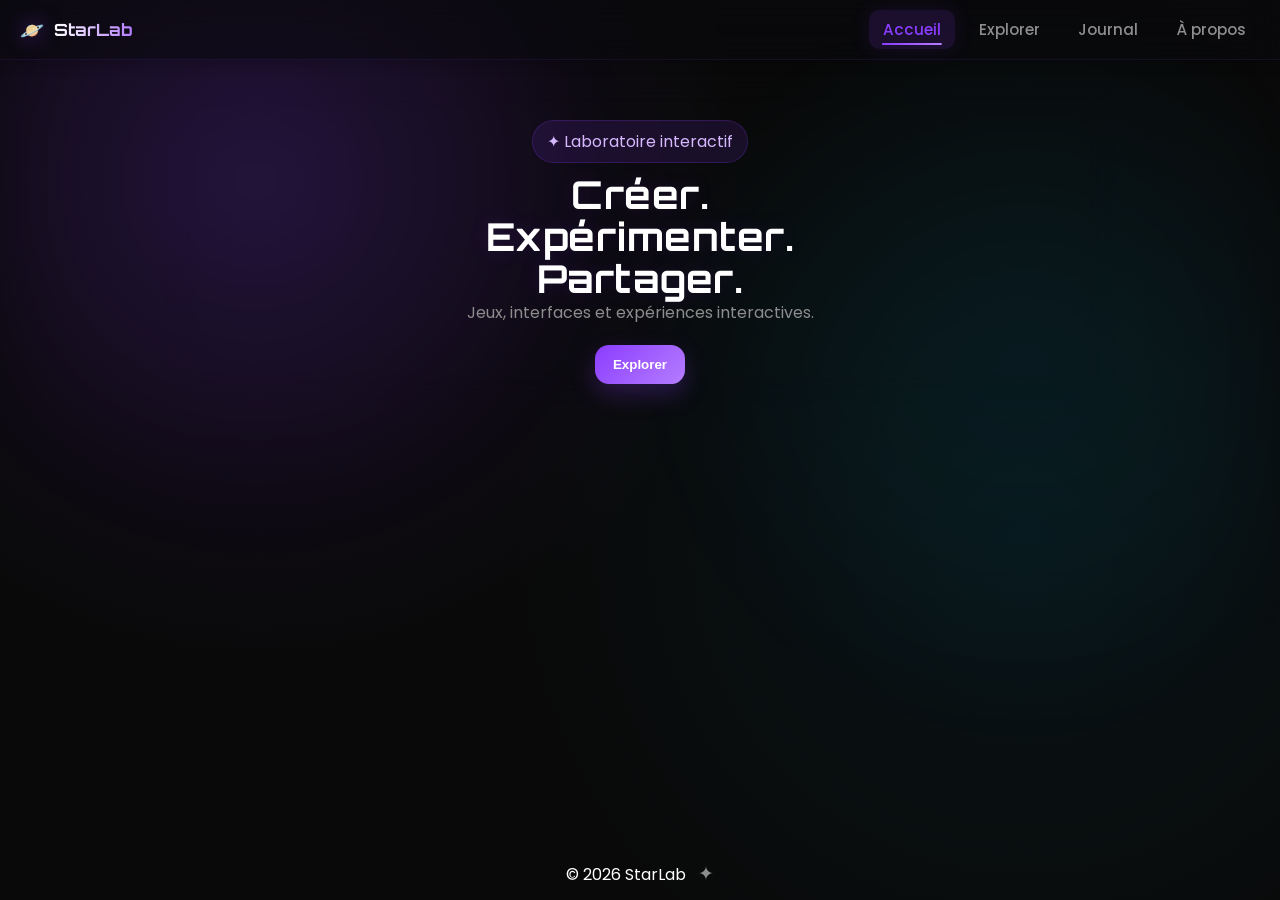
<file: index.html>
<!DOCTYPE html>
<html lang="fr">
	<head>
	  <meta charset="UTF-8">
	  <meta name="viewport" content="width=device-width, initial-scale=1.0">
	  <title>StarLab</title>
	  <link rel="preconnect" href="https://fonts.googleapis.com">
	  <link rel="preconnect" href="https://fonts.gstatic.com" crossorigin>
	  <link href="https://fonts.googleapis.com/css2?family=Orbitron:wght@400;700&family=Poppins:wght@300;400;500;600;700&display=swap" rel="stylesheet">
	  <link rel="stylesheet" href="css/common.css">
	  <link rel="stylesheet" href="css/index.css">
	</head>
	<body>
		<div class="bg-glow"></div>
		<header class="nav">
			<a class="nav-brand" href="index.html">
				<span class="brand-icon">🪐</span>
				<span class="brand-text">StarLab</span>
			</a>
			<button class="hamburger" aria-label="Menu">☰</button>
			<nav class="nav-links">
				<button class="nav-item active" data-section="home">Accueil</button>
				<button class="nav-item" data-section="explorer">Explorer</button>
				<button class="nav-item" data-section="journal">Journal</button>
				<button class="nav-item" data-section="about">À propos</button>
			</nav>
		</header>
		<main class="layout">
			<div class="content">
				<section id="home" class="section active">
					<div class="hero">
						<span class="hero-badge">✦ Laboratoire interactif</span>
						<h1>Créer.<br>Expérimenter.<br>Partager.</h1>
						<p>Jeux, interfaces et expériences interactives.</p>
						<button class="primary" data-section="explorer">Explorer</button>
					</div>
				</section>
				<section id="explorer" class="section">
					<h2>Explorer le laboratoire</h2>
					<p>Tous les projets interactifs de StarLab. Jeux, outils et prototypes expérimentaux.</p>
					<div class="grid">
						<a class="card" href="jeux/pendu.html">
							<span class="icon">🎮</span>
							<h3>Pendu</h3>
							<p>Devine le mot avant d’être pendu.</p>
						</a>
						<a class="card work-card" href="jeux/tables.html">
							<span class="icon">🔢</span>
							<h3>Tables</h3>
							<p>Entraîne-toi aux tables de multiplication.</p>
						</a>
						<a class="card work-card" href="jeux/drapeaux.html">
							<span class="icon">🌍</span>
							<h3>Drapeaux</h3>
							<p>Reconnais les pays grâce à leurs drapeaux.</p>
						</a>
						<a class="card work-card" href="jeux/morpion.html">
							<span class="icon">⭕❌</span>
							<div class="work-badge">BETA</div>
							<h3>Morpion</h3>
							<p>Affronte tes amis.</p>
						</a>
						<a class="card work-card" href="jeux/bai.html">
							<span class="icon">⭕❌</span>
							<div class="work-badge">Brouillon</div>
							<h3>Boite à idée</h3>
							<p>Concept de futurs jeux</p>
						</a>
					</div>
				</section>
				<section id="journal" class="section">
					<div class="journal-header">
						<span class="journal-tag">✦ DevLog StarLab</span>
						<h2>Journal de développement</h2>
						<p>Suivi des évolutions du laboratoire StarLab.</p>
					</div>
					<div class="timeline">
						<div class="timeline-item">
							<div class="timeline-card">
								<div class="timeline-top">
									<span class="version">v0.4</span>
									<div class="timeline-meta">
										<span>UI</span>
										<span>Design</span>
										<span>Glassmorphism</span>
									</div>
								</div>
								<h3>Refonte de l’interface</h3>
								<p>
									Nouvelle direction artistique : ambiance néon,
									glassmorphism et structure modulaire des sections.
								</p>
							</div>
						</div>
						<div class="timeline-item">
							<div class="timeline-dot"></div>
							<div class="timeline-card">
								<div class="timeline-top">
									<span class="version">v0.3</span>
									<div class="timeline-meta">
										<span>UX</span>
										<span>Design</span>
									</div>
								</div>
								<h3>Système d’exploration</h3>
								<p>
									Mise en place du système de navigation
									par sections dynamiques.
								</p>
							</div>
						</div>
						<div class="timeline-item">
							<div class="timeline-dot"></div>
							<div class="timeline-card">
								<div class="timeline-top">
									<span class="version">v0.2</span>
									<div class="timeline-meta">
										<span>UX</span>
										<span>Design</span>
									</div>
								</div>
								<h3>Premier prototype</h3>
								<p>
									Création des premiers jeux et tests
									d’interface utilisateur.
								</p>
							</div>
						</div>
					</div>
				</section>
				<section id="about" class="section">
					<div class="about-card">
						<div class="about-left">
							<div class="about-avatar">
								🧑‍🚀
							</div>
							<div class="about-badge">
								✦ Créateur de StarLab
							</div>
						</div>
						<div class="about-content">
							<h2>À propos de StarLab</h2>
							<p>
								StarLab est un laboratoire personnel de création numérique :
								jeux, interfaces et expériences interactives.
							</p>
							<p>
								Objectif : tester, apprendre et construire des projets
								concrets autour du web interactif et du game design.
							</p>
							<div class="support-block">
							  <p>
								Si StarLab vous plaît et que vous souhaitez soutenir son développement,
								vous pouvez
							  <a class="support-link"
								 href="https://paypal.me/cyril0726"
								 target="_blank"
								 rel="noopener noreferrer">
								☕ M'offrir un café
							  </a></p>
							</div>
							<div class="about-stats">
								<div class="stat">
									<h3>10+</h3>
									<span>Projets</span>
								</div>
								<div class="stat">
									<h3>4+</h3>
									<span>Jeux</span>
								</div>
								<div class="stat">
									<h3>∞</h3>
									<span>Expériences</span>
								</div>
							</div>
						</div>
					</div>
				</section>
			</div>
		</main>

		<footer class="footer">
		  © 2026 StarLab
		  <a class="footer-donate" href="https://paypal.me/cyril0726" target="_blank" rel="noopener noreferrer">
			✦
		  </a>
		</footer>
		<script src="js/index.js"></script>
	</body>
</html>
</file>
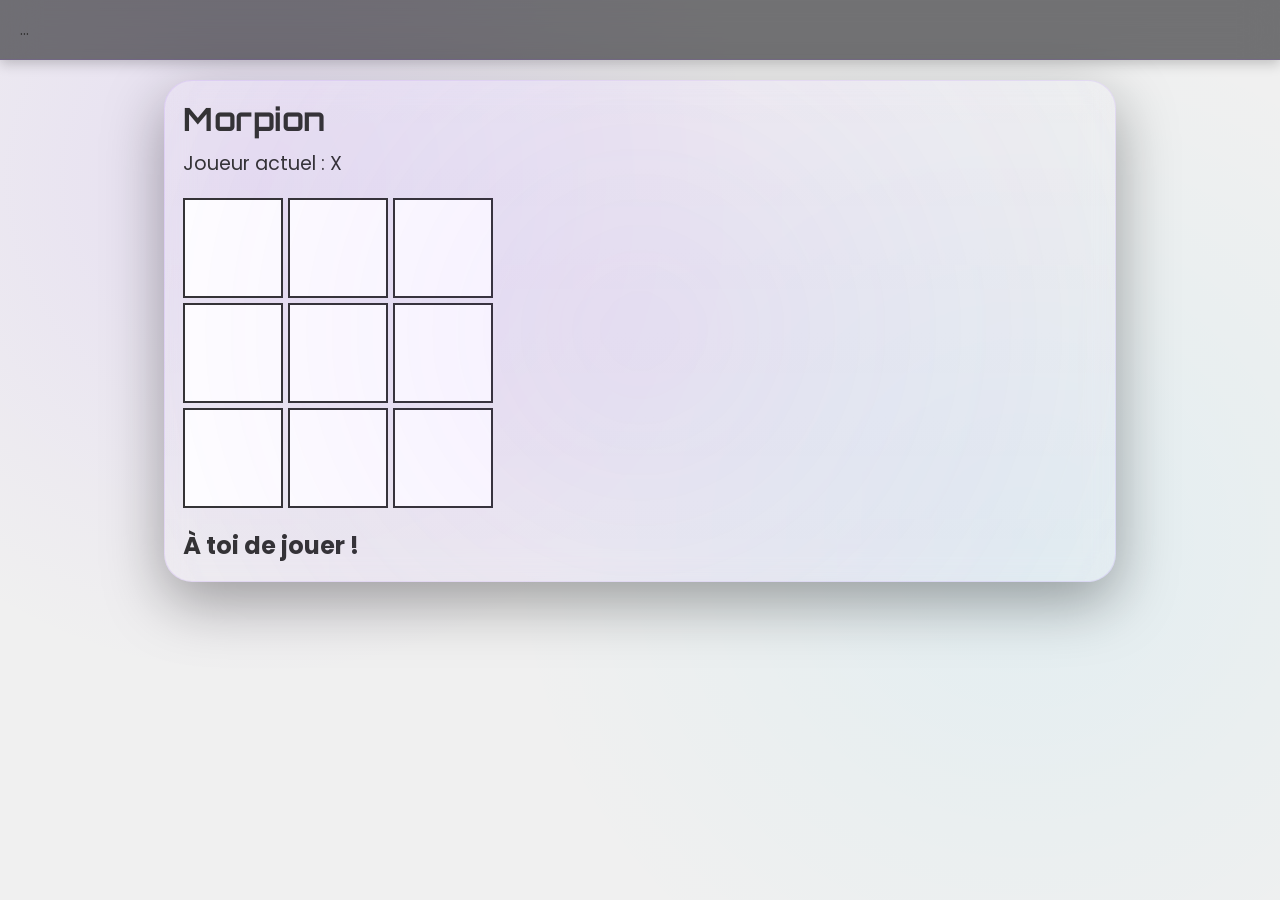
<file: jeux/morpion.html>
<!DOCTYPE html>
<html lang="fr">
	<head>
		<meta charset="UTF-8">
		<meta name="viewport" content="width=device-width, initial-scale=1.0">
		<title>Morpion - StarGame</title>
		<link rel="stylesheet" href="../css/common.css">
		<link rel="stylesheet" href="../css/morpion.css">
		<link href="https://fonts.googleapis.com/css2?family=Orbitron:wght@400;700&family=Poppins:wght=300;400;600&display=swap" rel="stylesheet">
	</head>
	<body>
		<header class="nav">...</header>

		<main class="layout">
			<div class="content">
				<div class="game-panel">
					<h1>Morpion</h1>
					<div class="game-info">Joueur actuel : <span id="current-player">X</span></div>
					<div class="board" id="board">
						<div class="cell" data-index="0"></div>
						<div class="cell" data-index="1"></div>
						<div class="cell" data-index="2"></div>
						<div class="cell" data-index="3"></div>
						<div class="cell" data-index="4"></div>
						<div class="cell" data-index="5"></div>
						<div class="cell" data-index="6"></div>
						<div class="cell" data-index="7"></div>
						<div class="cell" data-index="8"></div>
					</div>
					<div class="status" id="status">À toi de jouer !</div>
				</div>
			</div>
		</main>

		<script src="../js/morpion.js"></script>
	</body>
	</html>
</file>
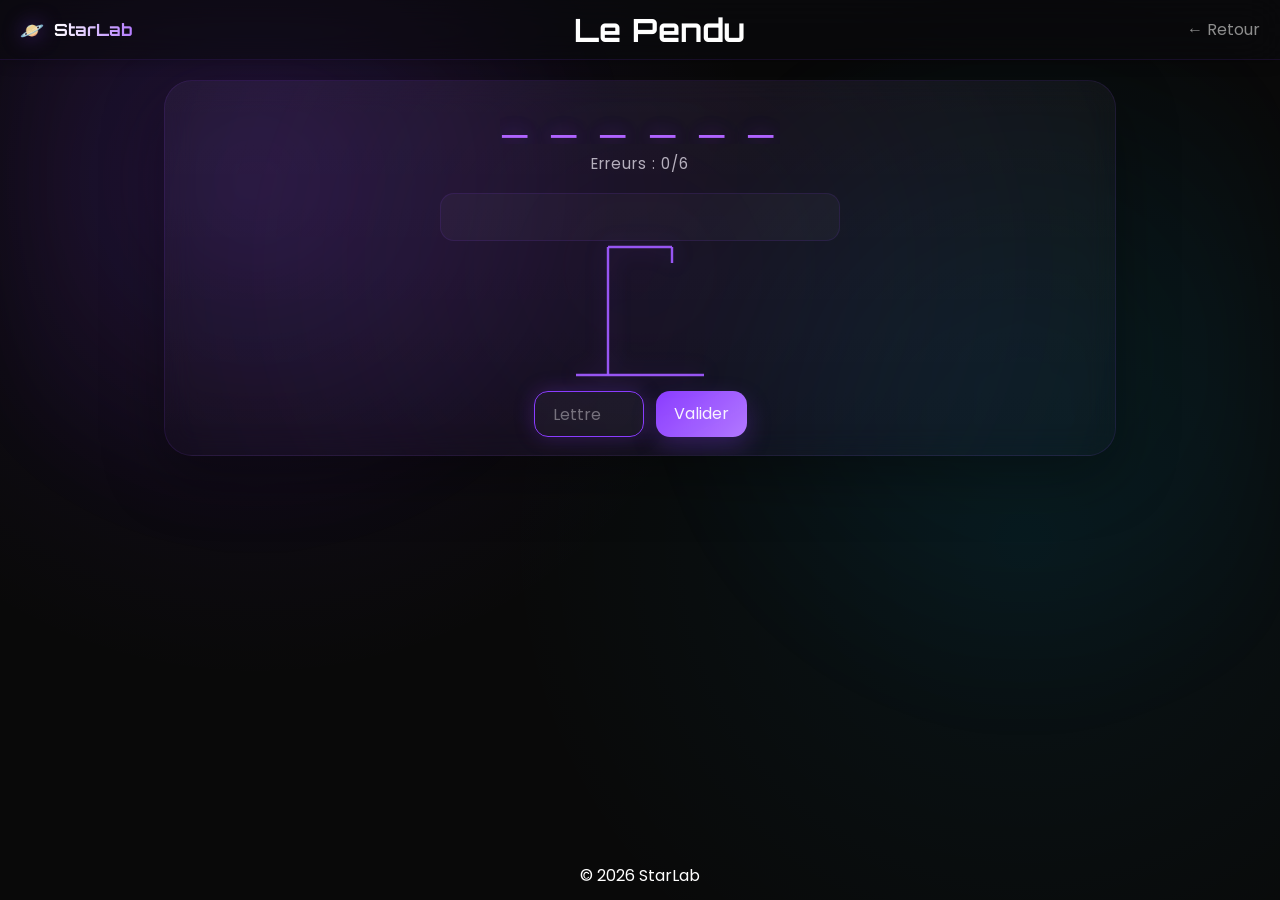
<file: jeux/pendu.html>
<!DOCTYPE html>
<html lang="fr">
	<head>
		<meta charset="UTF-8">
		<meta name="viewport" content="width=device-width, initial-scale=1.0">
		<title>Pendu - StarLab</title>
		<link rel="preconnect" href="https://fonts.googleapis.com">
		<link rel="preconnect" href="https://fonts.gstatic.com" crossorigin>
		<link href="https://fonts.googleapis.com/css2?family=Orbitron:wght@400;700&family=Poppins:wght@300;400;500;600;700&display=swap" rel="stylesheet">
		<link rel="stylesheet" href="../css/common.css">
		<link rel="stylesheet" href="../css/pendu.css">
	</head>

	<body>
		<div class="bg-glow"></div>
		<header class="nav nav--game">
			<a class="nav-brand" href="../index.html"><span class="brand-icon">🪐</span><span class="brand-text">StarLab</span>	</a>
			<h1 class="nav-title">Le Pendu</h1>
			<a class="back-btn" href="../index.html">← Retour</a>
		</header>
		<main class="layout">
			<div class="content">
				<div class="game-panel">
					<section class="game-shell">
						<div class="game-info">
							<div id="mot"></div>
							<div id="erreurs">Erreurs : 0/6</div>
							<div id="lettres-utilisees"></div>
						</div>
						<div class="hangman">
							<svg viewBox="0 0 200 200">
								<line x1="20" y1="180" x2="180" y2="180"/>
								<line x1="60" y1="180" x2="60" y2="20"/>
								<line x1="60" y1="20" x2="140" y2="20"/>
								<line x1="140" y1="20" x2="140" y2="40"/>
								<circle id="head" cx="140" cy="60" r="20"/>
								<line id="body" x1="140" y1="80" x2="140" y2="130"/>
								<line id="arm1" x1="140" y1="95" x2="120" y2="110"/>
								<line id="arm2" x1="140" y1="95" x2="160" y2="110"/>
								<line id="leg1" x1="140" y1="130" x2="120" y2="160"/>
								<line id="leg2" x1="140" y1="130" x2="160" y2="160"/>
							</svg>
						</div>
						<div class="input-section">
							<input id="lettre" maxlength="1" placeholder="Lettre">
							<button class="primary" id="valider-btn">Valider</button>
						</div>
					</section>
				</div>
			</div>
		</main>
		<footer class="footer">© 2026 StarLab</footer>
		<div id="toast"></div>
		<script src="../js/pendu.js"></script>
	</body>
</html>
</file>
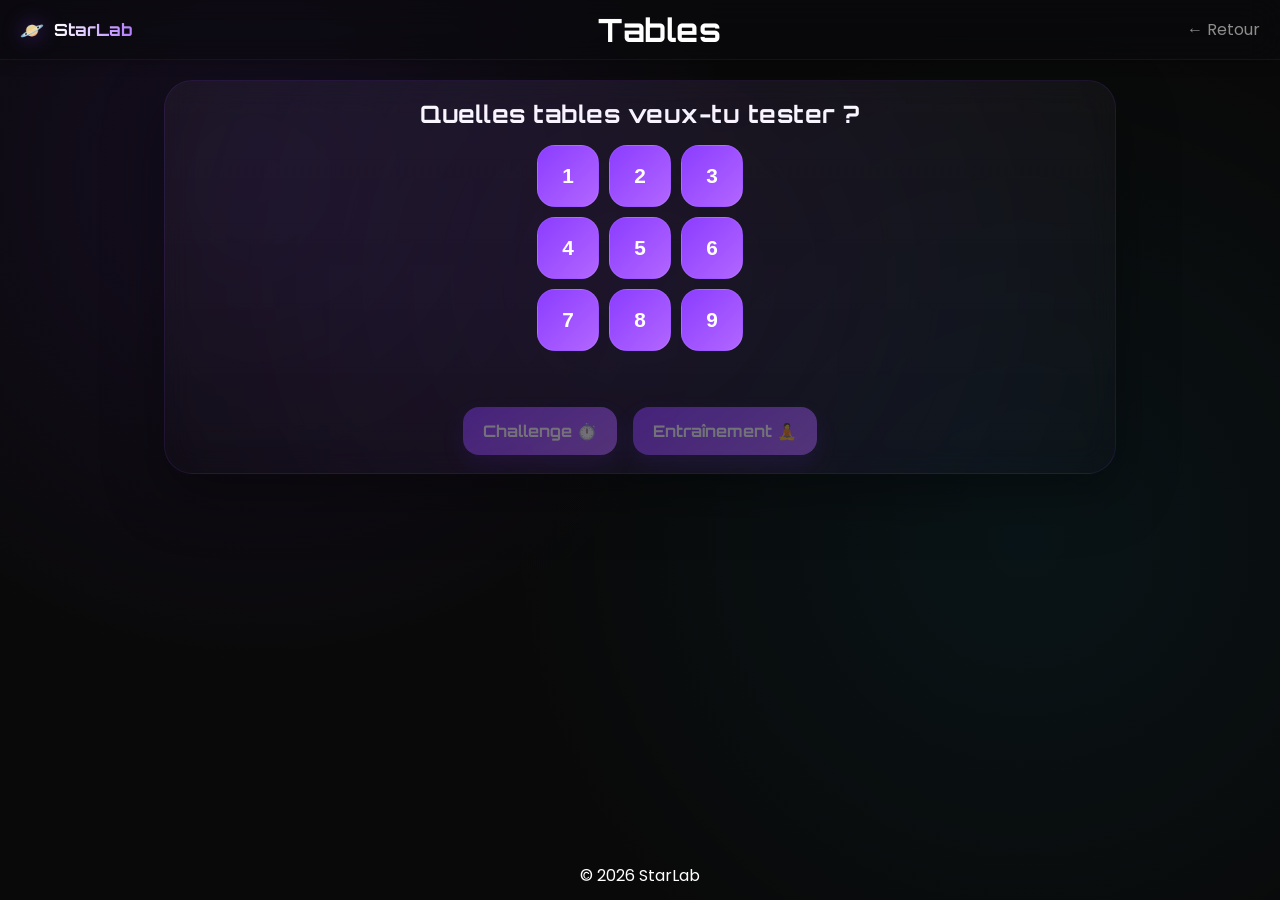
<file: jeux/tables.html>
<!DOCTYPE html>
<html lang="fr">
	<head>
		<meta charset="UTF-8">
		<meta name="viewport" content="width=device-width, initial-scale=1.0">
		<title>Tables - StarLab</title>

		<link rel="preconnect" href="https://fonts.googleapis.com">
		<link rel="preconnect" href="https://fonts.gstatic.com" crossorigin>
		<link href="https://fonts.googleapis.com/css2?family=Orbitron:wght@400;700&family=Poppins:wght@300;400;500;600;700&display=swap" rel="stylesheet">

		<link rel="stylesheet" href="../css/common.css">
		<link rel="stylesheet" href="../css/tables.css">
	</head>

	<body>
		<header class="nav nav--game">
			<a class="nav-brand" href="../index.html"><span class="brand-icon">🪐</span><span class="brand-text">StarLab</span>	</a>
			<h1 class="nav-title">Tables</h1>
			<a class="back-btn" href="../index.html">← Retour</a>
		</header>

		<main class="layout">
			<div class="content">
				<div class="game-panel">
					<section class="game-shell">
						<!-- MENU -->
						<section id="menu-screen" class="screen active">
							<h2>Quelles tables veux-tu tester ?</h2>
							<div class="tables-buttons">
								<button class="table-button" data-table="1">1</button>
								<button class="table-button" data-table="2">2</button>
								<button class="table-button" data-table="3">3</button>
								<button class="table-button" data-table="4">4</button>
								<button class="table-button" data-table="5">5</button>
								<button class="table-button" data-table="6">6</button>
								<button class="table-button" data-table="7">7</button>
								<button class="table-button" data-table="8">8</button>
								<button class="table-button" data-table="9">9</button>
							</div>
							<div class="mode-buttons">
								<button id="mode-chrono" class="btn primary">Challenge ⏱️</button>
								<button id="mode-zen" class="btn primary">Entraînement 🧘</button>
							</div>
						</section>
						<!-- GAME -->
						<section id="game-screen" class="screen">
							<div id="hud">
								<div id="score">Score : 0</div>
								<div id="errors">Erreurs : 0</div>
								<div id="progress">0/20</div>
								<div id="timer">⏱ 60</div>
							</div>
							<div id="tables-chosen">Tables sélectionnées : </div>
							<div id="question">?</div>
							<div class="answer-box">
								<input type="text" inputmode="numeric" id="answer" placeholder="Réponse">
								<button id="validate">Valider</button>
							</div>
						</section>
						<!-- END -->
						<section id="end-screen" class="screen">
							<h2>Partie terminée</h2>
							<div id="final-score"></div>
							<div id="progress-bar">
								<div id="progress-fill"></div>
							</div>
							<button id="restart" class="btn primary">Rejouer</button>
						</section>
					</section>
				</div>
			</div>
		</main>
		<footer class="footer">© 2026 StarLab</footer>
		<div id="toast"></div>
		<script src="../js/tables.js"></script>
	</body>
</html>
</file>
<file: css/index.css>
/****************
 HOMEPAGE
****************/
.hero {
    text-align: center;
    padding-top: clamp(20px, 5vh, 40px);   /* plus petit que avant */
    padding-bottom: clamp(10px, 3vh, 20px);
}

.hero h1{
	font-size: clamp(1.8rem, 3vw, 3rem);
	line-height:1.1;
	margin-top:10px;
	text-shadow: 0 0 20px rgba(139,61,255,0.15);
}

.hero-badge{
	display:inline-block;
	padding:8px 14px;
	border-radius:999px;
	background:rgba(139,61,255,0.12);
	border:1px solid rgba(139,61,255,0.2);
	color:#d7b8ff;
}

/****************
 EXPLORER
****************/
.card::before{
	content:"";
	position:absolute;
	inset:0;
	background:
	linear-gradient(
		120deg,
		transparent 20%,
		rgba(139,61,255,0.08),
		transparent 80%
	);
	transform:translateX(-120%);
	transition:transform .7s ease;
}

.card:hover::before{
	transform:translateX(120%);
}

.card{
	min-height:110px;
	display:flex;
	flex-direction:column;
	justify-content:center;
	text-decoration:none;
	color:inherit;
	position:relative;
	overflow:hidden;
	padding:18px;
	border-radius:18px;
	background:
	linear-gradient(
		145deg,
		rgba(255,255,255,0.04),
		rgba(255,255,255,0.01)
	);
	border:1px solid rgba(255,255,255,0.06);
	backdrop-filter:blur(10px);
	transition:
		transform .25s ease,
		box-shadow .25s ease,
		border-color .25s ease;
}

.card h3{
	margin-bottom:6px;
}

.card:hover{
	border-color:rgba(139,61,255,0.25);
	box-shadow:
		0 15px 35px rgba(0,0,0,0.35),
		0 0 25px rgba(139,61,255,0.12);
}

.card::after{
	content:"";
	position:absolute;
	inset:0;
	background:
	radial-gradient(
		circle at top left,
		rgba(139,61,255,0.12),
		transparent 40%
	);
	opacity:0;
	transition:opacity .3s ease;
	pointer-events:none;
}

.card:hover::after{
	opacity:1;
}

/* BADGE EN TRAVAUX */
.work-card{
	position:relative;
}

.work-badge{
	position:absolute;
	top:14px;
	right:14px;
	padding:6px 10px;
	border-radius:999px;
	font-size:11px;
	font-weight:600;
	letter-spacing:.5px;
	color:#ffd89c;
	background:rgba(255,170,0,0.12);
	border:1px solid rgba(255,170,0,0.25);
	backdrop-filter:blur(8px);
	box-shadow:
		0 0 15px rgba(255,170,0,0.12);
		z-index:2;
}

/****************
 JOURNAL
****************/
.journal-header{
	margin-bottom:50px;
}

.journal-tag{
	display:inline-block;
	padding:8px 14px;
	border-radius:999px;
	font-size:12px;
	letter-spacing:1px;
	background:rgba(139,61,255,0.12);
	border:1px solid rgba(139,61,255,0.2);
	color:#caa6ff;
	margin-bottom:18px;
}

/* TIMELINE */
.timeline-top{
	display:flex;
	align-items:center;
	gap:12px;
	margin-bottom:14px;
	flex-wrap:wrap;
}

.timeline-top .timeline-meta{
	margin-top:0;
}

.timeline-top .timeline-meta span{
	font-size:10px;
}

.timeline {
    position: relative;
    display: flex;
    flex-direction: column;
    gap: 30px; /* moins de gap vertical */
    max-width: 1100px;
    margin: auto;
    padding: 20px 0;
}

/* ligne verticale */
.timeline::before{
	content:"";
	position:absolute;
    left:20px;
	top:0;
	bottom:0;
	transform:translateX(-50%);
    width:2px;
	border-radius:999px;
	background:linear-gradient(
		to bottom,
		rgba(139,61,255,0),
		rgba(139,61,255,0.9),
		rgba(0,200,255,0.8),
		rgba(139,61,255,0)
	);
	box-shadow:
		0 0 12px rgba(139,61,255,0.45),
		0 0 24px rgba(0,200,255,0.18);
	z-index:0;
	opacity: .9;
}

/* item */
.timeline-item{
    position:relative;
    width:100%;
    display:flex;
	justify-content:flex-start;
	padding-left:60px;
    filter:blur(8px);
    opacity:0;
    z-index:1;
    transform:translateY(30px) scale(.98);
    animation:entry .7s cubic-bezier(.2,.8,.2,1) forwards;
}

@keyframes entry{
	to{
		opacity:1;
		filter:blur(0);
		transform:translateY(0) scale(1);
	}
}

.timeline-item:nth-child(odd){
    justify-content:flex-start;
}

.timeline-item:nth-child(even){
    justify-content:flex-end;
}


.timeline-item:nth-child(2){
	animation-delay:.15s;
}

.timeline-item:nth-child(3){
	animation-delay:.3s;
}

/* cartes */
.timeline-card {
    position: relative;
    width:100%;          /* plus large */
    max-width:none;    /* limite augmentée */
    padding: 16px 20px;  /* moins haut */
    border-radius: 24px;
    background:
        linear-gradient(
            145deg,
            rgba(255,255,255,0.07),
            rgba(255,255,255,0.02)
        ),
        radial-gradient(
            circle at top left,
            rgba(139,61,255,0.10),
            transparent 40%
        );
    border: 1px solid rgba(255,255,255,0.08);
    backdrop-filter: blur(18px);
    overflow: hidden;
    transition:
        transform .3s ease,
        border-color .3s ease,
        box-shadow .3s ease;
    box-shadow:
        0 10px 25px rgba(0,0,0,0.25);
}

/* glow interne */
.timeline-card::before{
	content:"";
	position:absolute;
	inset:0;
	background:
		radial-gradient(
			circle at top left,
			rgba(139,61,255,0.15),
			transparent 40%
		);
	opacity:0;
	transition:opacity .3s ease;
}

.timeline-card:hover::before{
	opacity:1;
}

.timeline-card:hover{
	transform:translateY(-4px);
	border-color:rgba(139,61,255,0.25);
	box-shadow:
		0 15px 40px rgba(0,0,0,0.35),
		0 0 30px rgba(139,61,255,0.15);
}

/* version */
.version{
	display:inline-block;
	padding:5px 10px;
	margin-bottom:0px;
	border-radius:999px;
	font-size:11px;
	font-weight:600;
	color:#d7b8ff;
	background:rgba(139,61,255,0.12);
	border:1px solid rgba(139,61,255,0.18);
}

/* titres */
.timeline-card h3 {
    font-size: 1rem; /* un peu plus gros */
    margin-bottom: 6px;
}

.timeline-card p {
    font-size: 0.95rem;
    line-height: 1.45;
    color: rgba(255,255,255,0.75);
}

/* tags */
.timeline-meta{
	display:flex;
	gap:8px;
	flex-wrap:wrap;
	margin-top:16px;
}

.timeline-meta span{
	padding:5px 10px;
	border-radius:999px;
	font-size:10px;
	background:rgba(255,255,255,0.05);
	color:#aaa;
	border:1px solid rgba(255,255,255,0.06);
}

/****************
 ABOUT
****************/
.about-card{
	display:flex;
	align-items:center;
	gap:30px;          /* moins d'espace */
	padding:24px;      /* plus compact */
	border-radius:24px;
	background:
		linear-gradient(145deg, rgba(255,255,255,0.06), rgba(255,255,255,0.02));
	border:1px solid rgba(255,255,255,0.08);
	backdrop-filter:blur(18px);
	position:relative;
	overflow:hidden;
	box-shadow:0 15px 40px rgba(0,0,0,0.3);
}

/* glow */
.about-card::before{
	content:"";
	position:absolute;
	inset:0;
	background:
	radial-gradient(
		circle at top left,
		rgba(139,61,255,0.18),
		transparent 35%
	);
	pointer-events:none;
}

/* LEFT */
.about-left{
	display:flex;
	flex-direction:column;
	align-items:center;
	gap:12px;         /* moins d'espace */
	min-width:150px;
}

/* avatar */
.about-avatar{
	width:100px;
	height:100px;
	display:flex;
	align-items:center;
	justify-content:center;
	font-size:2.5rem;
	border-radius:50%;
	background:
	linear-gradient(
		145deg,
		rgba(139,61,255,0.25),
		rgba(0,200,255,0.12)
	);
	border:1px solid rgba(255,255,255,0.08);
	box-shadow:
		0 0 40px rgba(139,61,255,0.25);
	backdrop-filter:blur(10px);
}

/* badge */
.about-badge{
	padding:6px 12px;
	border-radius:999px;
	font-size:11px;
	letter-spacing:1px;
	color:#d6b8ff;
	background:rgba(139,61,255,0.12);
	border:1px solid rgba(139,61,255,0.22);
}

/* content */
.about-content{
	flex:1;
}

.about-content h2{
	font-size:2rem;
	margin-bottom:14px;
}

.about-content p{
	max-width:700px;
	font-size:1rem;
	line-height:1.6;
	margin-bottom:12px;
	color:rgba(255,255,255,0.72);
}

/*donate*/
.support-block{
	margin-top:18px;
}

.support-link{
	display:inline-flex;
	align-items:center;
	gap:8px;
	margin-top:10px;
	padding:10px 16px;
	border-radius:14px;
	text-decoration:none;
	color:var(--text);
	background:rgba(139,61,255,0.12);
	border:1px solid rgba(139,61,255,0.25);
	backdrop-filter:blur(10px);
	transition:0.25s;
}

.support-link:hover{
	background:rgba(139,61,255,0.22);
	transform:translateY(-2px);
	box-shadow:0 0 18px rgba(139,61,255,0.25);
}

/* stats */
.about-stats{
	display:grid;
	grid-template-columns:
		repeat(auto-fit,minmax(120px,1fr));
	gap:12px;
	width:100%;
	margin-top:20px;
}

.stat{
	min-width:140px;
	padding:16px;
	border-radius:16px;
	background:
	linear-gradient(
		145deg,
		rgba(255,255,255,0.05),
		rgba(255,255,255,0.015)
	);
	border:1px solid rgba(255,255,255,0.06);
	transition:
		transform .25s ease,
		border-color .25s ease,
		box-shadow .25s ease;
}

.stat:hover{
	transform:translateY(-4px);
	border-color:rgba(139,61,255,0.25);
	box-shadow:
		0 10px 25px rgba(139,61,255,0.15);
}

.stat h3{
	font-size:1.6rem;
	color:white;
	margin-bottom:8px;
}

.stat span{
	color:#aaa;
	font-size:.9rem;
}

/* =====================================================
   RESPONSIVE IMPROVEMENTS STARLAB
===================================================== */
.grid{
	display:grid;
	grid-template-columns:repeat(
		auto-fit,
		minmax(280px,1fr)
	);
	gap:24px;
	margin-top:30px;
}

.work-badge{
	max-width:120px;
	text-align:center;
}

/* TABLETTE */
@media (max-width:900px){
	.timeline::before{
		left:20px;
		transform:none;
	}

	.timeline-dot{
		left:20px;
		transform:none;
	}

	.timeline-item{
		justify-content:flex-start !important;
		margin-top:0 !important;
		padding-left:50px;
	}

    .timeline-card {
        width: 100%;
        max-width: none;
    }

	.about-card{
		flex-direction:column;
		text-align:center;
		gap:24px;
		padding:24px;
	}

	.about-left{
		min-width:auto;
	}

	.about-content h2{
		font-size:clamp(1.6rem,5vw,2.2rem);
	}
}

/* MOBILE */
@media (max-width:768px){
    .hero {
        padding-top: clamp(15px, 5vh, 25px);
        padding-bottom: clamp(8px, 3vh, 15px);
    }

	.about-avatar{
		width:90px;
		height:90px;
		font-size:2.4rem;
	}

	.about-content p{
		font-size:.95rem;
	}
}

/* PETITS MOBILES */
@media (max-width:480px){
    .hero {
        padding-top: clamp(10px, 5vh, 20px);
        padding-bottom: clamp(5px, 2vh, 12px);
    }
	
	.hero h1{
		font-size:2rem;
		line-height:1.15;
	}

	.card{
		padding:16px;
	}

    .timeline-card {
        padding: 14px 16px;
    }

	.about-card{
		padding:18px;
	}

	.stat{
		min-width:auto;
	}
}
</file>
<file: css/morpion.css>
body {
    font-family: 'Poppins', sans-serif;
    display: flex;
    flex-direction: column;
    align-items: center;
    justify-content: center;
    height: 100vh;
    margin: 0;
    background-color: #f0f0f0;
    color: #333;
}

h1 {
    margin-bottom: 10px;
    font-family: 'Orbitron', sans-serif;
}

.game-info {
    margin-bottom: 20px;
    font-size: 1.2em;
}

.board {
    display: grid;
    grid-template-columns: repeat(3, 100px);
    grid-template-rows: repeat(3, 100px);
    gap: 5px;
    margin-bottom: 20px;
}

.cell {
    width: 100px;
    height: 100px;
    background-color: white;
    border: 2px solid #333;
    display: flex;
    align-items: center;
    justify-content: center;
    font-size: 3em;
    cursor: pointer;
}

.cell:hover {
    background-color: #e0e0e0;
}

.status {
    font-size: 1.5em;
    margin-top: 20px;
    font-weight: bold;
}
</file>
<file: css/pendu.css>
/* Informations du jeu */
.game-info{
	width:100%;
	display:flex;
	flex-direction:column;
	align-items:center;
	gap:8px;
	text-align:center;
}

.input-section {
    display: flex;
    align-items: center; /* centre verticalement input + bouton */
    justify-content: center;
    gap: 12px;
}

#mot{
	font-family:'Orbitron',sans-serif;
	font-size:clamp(1.4rem,3vw,2.2rem);
	letter-spacing:clamp(.08rem, .4vw, .35rem);
	color:#b266ff;
	text-shadow:
		0 0 18px rgba(139,61,255,0.45),
		0 0 35px rgba(139,61,255,0.2);
	white-space:nowrap;
	overflow:hidden;
	text-overflow:ellipsis;
	max-width:100%;
}

#mot span{
	animation:letterReveal .25s ease;
}

@keyframes letterReveal{
	from{
		opacity:0;
		transform:translateY(4px);
	}
	to{
		opacity:1;
		transform:translateY(0);
	}
}

#erreurs{
	color:#b9b9b9;
	font-size:0.95rem;
	letter-spacing:1px;
}

#lettres-utilisees{
	height:auto;
	min-height:48px;
	width:min(400px,100%);
	padding:10px 16px;
	border-radius:14px;
	justify-content:center;
	text-align:center;
	background:rgba(255,255,255,0.03);
	border:1px solid rgba(139,61,255,0.12);
	margin-top:10px;
	display:flex;
	flex-wrap:wrap;
	align-items:center;
	overflow:hidden;
	box-sizing:border-box;
}

.hangman{
	display:flex;
	justify-content:center;
	width:100%;
}

.hangman svg{
	margin-top:-10px;
	width:clamp(110px, 16vw, 160px);
	height:auto;
	stroke:rgba(160,90,255,0.95);
	stroke-width:3;
	filter:drop-shadow(0 0 10px rgba(139,61,255,0.28));
}

#head,
#body,
#arm1,
#arm2,
#leg1,
#leg2{
	opacity:0;
	transition:
		opacity .35s ease,
		transform .35s ease;
	transform:scale(.8);
}

.shake{
	animation:shake 0.3s ease;
}

@keyframes shake{
	0%{transform:translateX(0);}
	25%{transform:translateX(-6px);}
	50%{transform:translateX(6px);}
	75%{transform:translateX(-4px);}
	100%{transform:translateX(0);}
}

#lettre,
#valider-btn {
    height: 46px;
    display: inline-flex;        /* flex pour centrer le texte verticalement */
    align-items: center;
    justify-content: center;
    font: inherit;               /* héritage de la police */
    box-sizing: border-box;      /* important pour que padding ne change pas la hauteur */
}

#lettre {
    width: 110px;
    padding: 0 18px;
    border-radius: 14px;
    border: 1px solid rgba(139,61,255,0.2);
    background: rgba(255,255,255,0.03);
    color: white;
}

#lettre:focus{
	outline:none;
	border-color:var(--primary);
	box-shadow:
		0 0 20px rgba(139,61,255,0.25);
}

#valider-btn {
    height: 46px;
    padding: 0 18px;
    margin: 0;
    line-height: 1;
    transform: none;
    border-radius: 14px;
    display: inline-flex;
    align-items: center;
    justify-content: center;
}

/* ==========================================
   TABLETTE
========================================== */
@media (max-width:768px){
	.game-shell{
		padding:20px;
	}

	#mot{
		font-size:1.5rem;
		letter-spacing:.25rem;
		white-space:normal;
		word-break:break-word;
	}

	#lettres-utilisees{
		padding:12px;
		font-size:.9rem;
	}

	.hangman svg{
		width:min(200px,55vw);
	}

	#lettre{
		width:100px;
	}
}

/* ==========================================
   MOBILE
========================================== */
/* MOBILE */
@media (max-width: 768px) {
	.nav-title{
		font-size:1.6rem;
	}

	.brand-text{
		display:none;
	}

	.back-btn{
		font-size:0.9rem;
	}
}

@media (max-width:480px){
	.game-shell{
		padding:18px 14px;
		border-radius:22px;
	}

	#mot{
		font-size:1.25rem;
		letter-spacing:.15rem;
		line-height:1.5;
	}

	.hangman svg{
		width:min(180px,65vw);
	}

	.input-section{
		flex-direction:column;
        align-items:center;
		gap:10px;
	}
	
	#lettre,
    #valider-btn,
    .primary{
        width:100%;
        max-width:220px;
    }

	#toast{
		width:calc(100vw - 30px);
		max-width:320px;
		text-align:center;
		font-size:.9rem;
	}
}
</file>
<file: css/tables.css>
/* SCREEN */
.screen{
    display:none;
    width:100%;
    text-align:center;
}

.screen.active{
	display:flex;
	flex-direction:column;
	gap:16px;
}

.tables-buttons{
	display:grid;
	grid-template-columns:repeat(3,62px);
	gap:10px;
	justify-content:center;
	margin:0 auto;
}

.table-button{
    position:relative;
    overflow:hidden;
    height:62px;
    border-radius:18px;
    background:
        linear-gradient(
            135deg,
            #8b3dff,
            #b266ff
        );
    border:1px solid rgba(255,255,255,0.08);
    color:white;
    font-size:1.3rem;
    font-weight:600;
    cursor:pointer;
    transition:
        transform .22s ease,
        box-shadow .22s ease,
        border-color .22s ease,
        opacity .22s ease;
}

/* hover */
.table-button:hover{
    transform:translateY(-2px) scale(1.03);
    box-shadow:
        0 10px 25px rgba(139,61,255,.35),
        0 0 20px rgba(139,61,255,.18);
}

/* click */
.table-button:active{
    transform:scale(.96);
}

/* selected */
.table-button.selected{
    border-color:rgba(255,255,255,.55);
    box-shadow:
        0 0 0 2px rgba(255,255,255,.12),
        0 0 35px rgba(139,61,255,.45);
    transform:translateY(-2px);
}

.table-button.selected::after{
    content:"✓";
    position:absolute;
    top:6px;
    right:8px;
    font-size:.8rem;
    font-weight:700;
    opacity:.9;
}

/* MODE BUTTONS */
.mode-buttons {
    display: flex;
    justify-content: center;
    gap: 16px;
    margin-top: 20px;
    flex-wrap: wrap;
}

.mode-buttons .btn {
    min-width: 140px;
    padding: 14px 20px;
    font-family: 'Orbitron', sans-serif;
    font-weight: 700;
    font-size: 1rem;
    background: linear-gradient(145deg, #8b3dff, #b266ff);
    color: white;
    border-radius: 16px;
    border: none;
    cursor: pointer;
    transition: transform .2s ease, box-shadow .2s ease;
}

.mode-buttons .btn:hover {
    transform: translateY(-2px) scale(1.03);
    box-shadow: 0 10px 25px rgba(139,61,255,.35);
}

/* BUTTONS */
.btn{
    padding:12px 20px;
    border-radius:12px;
    border:none;
    cursor:pointer;
    font-weight:600;
}

.btn:disabled{
    opacity:.4;
    cursor:not-allowed;
    transform:none !important;
}

.primary{ background:#8b3dff; color:white; }
.danger{ background:#ff4d6d; color:white; }

/* GAME */
#hud{
	display:flex;
	justify-content:center;
	gap:40px;
	font-family:'Orbitron';
	opacity:.9;
}

#hud div{
    min-width:110px;
    padding:14px 18px;
    border-radius:18px;
    background:
        linear-gradient(
            145deg,
            rgba(255,255,255,0.05),
            rgba(255,255,255,0.015)
        );
    border:1px solid rgba(255,255,255,0.06);
    backdrop-filter:blur(12px);
    box-shadow:
        0 10px 30px rgba(0,0,0,.22);
}

#tables-chosen{
	font-size:1rem;
	color:#c48cff;
	letter-spacing:1px;
	text-transform:uppercase;
	opacity:.85;
}

#question{
	font-family:'Orbitron',sans-serif;
	font-size:clamp(2.8rem,6vw,4.5rem);
	font-weight:700;
	line-height:1;
	color:#a855ff;
	text-shadow:
		0 0 8px rgba(168,85,255,.6),
		0 0 20px rgba(168,85,255,.22);
	margin:4px 0 10px;
	animation:pulseQuestion 3s ease-in-out infinite;
}

@keyframes pulseQuestion{
	0%,100%{
		transform:scale(1);
		filter:brightness(1);
	}
	50%{
		transform:scale(1.03);
		filter:brightness(1.15);
	}
}

.answer-box{
    display:flex;
    justify-content:center;
    gap:10px;
}

#answer{
	width:180px;
	font-size:1.5rem;
	letter-spacing:1px;
	height:54px;
	padding:0 18px;
	border-radius:16px;
	border:1px solid rgba(139,61,255,0.22);
	background:
		linear-gradient(
			145deg,
			rgba(255,255,255,0.045),
			rgba(255,255,255,0.015)
		);
	color:white;
	font-size:1.35rem;
	font-weight:600;
	text-align:center;
	outline:none;
	backdrop-filter:blur(10px);
	transition:
		border-color .25s ease,
		box-shadow .25s ease,
		transform .25s ease;
}

#answer:focus{
	border-color:rgba(178,102,255,0.55);
	box-shadow:
		0 0 18px rgba(139,61,255,0.18);
	transform:translateY(-1px);
}

#answer::placeholder{
	color:rgba(255,255,255,0.22);
	font-weight:500;
}

#validate{
	height:54px;
	padding:0 22px;
	border:none;
	border-radius:16px;
	background:
	linear-gradient(
		135deg,
		var(--primary),
		#b57dff
	);
	color:white;
	font-weight:600;
	font-size:.95rem;
	cursor:pointer;
	transition:
		transform .25s ease,
		box-shadow .25s ease;
	box-shadow:
		0 10px 30px rgba(139,61,255,0.25);
}

#validate:hover{
	transform:translateY(-2px) scale(1.03);
	box-shadow:
		0 15px 40px rgba(139,61,255,0.35),
		0 0 25px rgba(139,61,255,0.2);
}

#timer{
	color:#ff5f7a;
	box-shadow:
		0 0 25px rgba(255,95,122,0.15);
}

/* END SCREEN */
#final-score{
    font-size:1.5rem;
}

/* HUD responsive */
#hud{
	flex-wrap:wrap;
	gap:12px;
	width:100%;
}

#hud div{
	flex:1;
	min-width:120px;
}

/* Réponse */
.answer-box{
	flex-wrap:wrap;
	width:100%;
}

#answer{
	max-width:220px;
	width:100%;
}

#validate{
	white-space:nowrap;
}

/* ==========================================
   TABLETTE
========================================== */
@media (max-width:768px){
	.game-shell{
		padding:20px;
	}

	.tables-buttons{
		max-width:280px;
		gap:8px;
	}

	.table-button{
		height:58px;
		font-size:1.15rem;
	}

	#hud{
		gap:10px;
	}

	#hud div{
		min-width:100px;
		padding:12px;
		font-size:.85rem;
	}

	#tables-chosen{
		font-size:.85rem;
		line-height:1.5;
	}

	#question{
		font-size:clamp(2.2rem,10vw,4rem);
	}

	.answer-box{
		flex-direction:column;
		align-items:center;
	}

	#answer{
		width:100%;
		max-width:260px;
	}

	#validate{
		width:100%;
		max-width:260px;
	}
}

/* ==========================================
   MOBILE
========================================== */
/* MOBILE */
@media (max-width:768px){
	
	.nav-title{
		font-size:1.6rem;
	}

	.brand-text{
		display:none;
	}

	.back-btn{
		font-size:0.9rem;
	}
	
	.tables-buttons {
		grid-template-columns: repeat(3, 1fr);
		gap: 8px;
		justify-items: center;
		margin: 16px 0;
	}

	.table-button {
		width: 50px;       /* largeur plus adaptée aux écrans étroits */
		height: 50px;      /* carré parfait */
		font-size: 1rem;   /* texte lisible sur mobile */
		padding: 0;
		border-radius: 12px;
		box-shadow:
		0 0 20px rgba(139,61,255,0.25),
		0 0 40px rgba(0,200,255,0.15);
		transition: transform 0.2s ease, box-shadow 0.2s ease;
	}

	.table-button:hover {
		transform: translateY(-2px) scale(1.05);
		box-shadow:
		0 0 25px rgba(139,61,255,0.35),
		0 0 50px rgba(0,200,255,0.18);
	}
}

@media (max-width:480px){
	.tables-buttons{
		grid-template-columns:
			repeat(
				3,
				1fr
			);

		max-width:240px;
	}

	.table-button{
		height:54px;
		font-size:1rem;
		border-radius:14px;
	}

	#hud{
		flex-direction:column;
		align-items:stretch;
	}

	#hud div{
		width:100%;
		min-width:auto;
	}

	#question{
		font-size:2rem;
	}

	#answer{
		height:50px;
		font-size:1.2rem;
	}

	#validate{
		height:50px;
	}

	#final-score{
		font-size:1.2rem;
	}

	#toast{
		width:calc(100vw - 30px);
		max-width:320px;
		text-align:center;
	}
}
</file>
<file: css/common.css>
/* =====================
   Reset / Normalize
===================== */
*{
	margin:0;
	padding:0;
	box-sizing:border-box;
}

/* =====================
   Variables
===================== */
:root{
	--bg:#090909;
	--surface:#151515;
	--text:#fff;
	--muted:#8d8d8d;
	--primary:#8b3dff;
	--border:rgba(255,255,255,0.06);
	--nav-h: 60px;
}

/* =====================
   Typographie
===================== */
body{
	display: flex;
	flex-direction: column;
	font-family:'Poppins',sans-serif;
	background:
		radial-gradient(circle at 20% 20%, rgba(139,61,255,0.10), transparent 40%),
		radial-gradient(circle at 80% 60%, rgba(0,200,255,0.06), transparent 45%),
		var(--bg);
	color:var(--text);
	min-height:100vh;
	overflow-x:hidden;
}

/* léger grain / profondeur */
body::after{
	content:"";
	position:fixed;
	inset:0;
	pointer-events:none;
	background-image: radial-gradient(rgba(255,255,255,0.03) 1px, transparent 1px);
	background-size: 3px 3px;
	opacity:0.05;
}

/* TITRES */
h1, h2, h3{
	font-family: 'Orbitron', sans-serif;
	letter-spacing: 0.5px;
}

/* BRANDING */
.nav-brand,
.nav-title{
	font-family: 'Orbitron', sans-serif;
}
p{
	color: var(--muted);
	line-height: 1.6;
}

/* BUTTON */
.primary{
	margin-top:20px;
	padding:12px 18px;
	border:none;
	border-radius:14px;
	background: linear-gradient(135deg, var(--primary), #b57dff);
	color:white;
	font-weight:600;
	cursor:pointer;
	transition: all 0.25s ease;
	box-shadow:
		0 10px 25px rgba(139,61,255,0.25),
		inset 0 0 0 rgba(255,255,255,0);
}

.primary:hover{
	transform: translateY(-3px) scale(1.03);
	box-shadow:
		0 15px 40px rgba(139,61,255,0.35),
		0 0 25px rgba(139,61,255,0.25);
}

.primary:active{
	transform: translateY(-1px) scale(0.98);
}

/* BACKGROUND */
.bg-glow{
	position:fixed;
	inset:0;
	background:
		radial-gradient(circle at 20% 20%, rgba(139,61,255,0.14), transparent 30%),
		radial-gradient(circle at 80% 40%, rgba(0,200,255,0.07), transparent 35%);
	filter: blur(40px);
	z-index:-1;
	opacity: 0.9;
}

img{
	max-width:100%;
	height:auto;
	display:block;
}

/* =========================
   NAVBAR PREMIUM
========================= */
.nav{
	position: fixed;
	top: 0;
	left: 0;
	width: 100%;
	height: 60px;
	display: flex;
	align-items: center;
	justify-content: space-between;
	padding: 10px 20px;
	background: rgba(10,10,14,0.55);
	backdrop-filter: blur(18px);
	-webkit-backdrop-filter: blur(18px);
	border-bottom: 1px solid rgba(139,61,255,0.12);
	z-index: 1000;
	box-shadow: 0 4px 12px rgba(0,0,0,0.2);
}

/* LOGO */
.nav-brand{
	display: flex;
	align-items: center;
	gap: 10px;
	text-decoration: none;
	color: var(--text);
	font-weight: 700;
	font-size: 1.05rem;
	transition: all 0.25s ease;
}

.brand-icon{
	font-size: 1.2rem;
	filter: drop-shadow(0 0 10px rgba(139,61,255,0.5));
}

.brand-text{
	background: linear-gradient(90deg, #fff, #b57dff);
	-webkit-background-clip: text;
	-webkit-text-fill-color: transparent;
}

/* hover logo */
.nav-brand:hover{
	transform: translateY(-1px);
	opacity: 0.9;
}

/* LINKS */
.nav-links{
	display: flex;
	gap: 10px;
}

/* ITEM */
.nav-item{
	all: unset;
	cursor: pointer;
	padding: 8px 14px;
	border-radius: 10px;
	color: var(--muted);
	font-weight: 500;
	font-size: 0.95rem;
	position: relative;
	transition: all 0.25s ease;
}

/* hover */
.nav-item:hover{
	color: var(--text);
	background: rgba(139,61,255,0.08);
	transform: translateY(-1px);
}

/* active */
.nav-item.active{
	color: var(--primary);
	background: rgba(139,61,255,0.14);
	box-shadow: 0 0 20px rgba(139,61,255,0.12);
}

/* underline glow */
.nav-item::after{
	content:"";
	position:absolute;
	bottom:4px;
	left:50%;
	transform:translateX(-50%);
	width:0%;
	height:2px;
	background: linear-gradient(90deg, var(--primary), #b57dff);
	transition: 0.25s ease;
	border-radius: 10px;
}

.nav-item:hover::after,
.nav-item.active::after{
	width:70%;
}

/* BACK BUTTON */
.back-btn{
	color:var(--muted);
	text-decoration:none;
}

.back-btn:hover{
	color:var(--text);
}

/* =========================
   GAME LAYOUT SYSTEM
========================= */
.layout {
	flex: 1;
	width: min(1000px, 92%);
	margin: 0 auto;
	padding: calc(var(--nav-h) + 20px) clamp(12px, 2vw, 24px) 20px;
}

.content {
	display: flex;
	flex-direction: column;
	gap: 30px;
}

.section {
	display: none;
	width: 100%;
	backdrop-filter: blur(14px);
	flex-direction: column;
	gap: 12px;
}

.section.active {
  display: flex;
}

.game-panel {
  width: 100%;
  border-radius: 28px;
  background: linear-gradient(
    180deg,
    rgba(255,255,255,0.04),
    rgba(255,255,255,0.015)
  );
  border: 1px solid rgba(139,61,255,0.12);
  padding: 18px;
  backdrop-filter: blur(14px);
  position: relative;
  overflow: hidden;
  box-shadow: 0 20px 60px rgba(0,0,0,0.35);
}

.game-panel::before {
  content: "";
  position: absolute;
  inset: -40%;
  background: radial-gradient(
    circle,
    rgba(139,61,255,0.18),
    transparent 60%
  );
  opacity: 0.5;
  filter: blur(20px);
  pointer-events: none;
}


/* SCROLLBAR */
::-webkit-scrollbar{
	width:10px;
}

::-webkit-scrollbar-track{
	background:#090909;
}

::-webkit-scrollbar-thumb{
	background:linear-gradient(
		to bottom,
		#8b3dff,
		#00c8ff
	);
	border-radius:999px;
}

::-webkit-scrollbar-thumb:hover{
	opacity:0.8;
}

/* FOOTER */
.footer {
    width: 100%;
    margin: 0;
    border-radius: 0;
    text-align: center;
    padding: 12px 0;
}

.footer-donate{
  margin-left:8px;
  font-size:1.2rem;
  text-decoration:none;
  color:var(--muted);
  display:inline-block;
  animation: twinkle 2.8s infinite ease-in-out;
  transition: transform 0.25s, color 0.25s;
}

.footer-donate:hover{
  color:var(--primary);
  transform:scale(1.3);
  text-shadow:0 0 15px rgba(139,61,255,0.4);
}

@keyframes twinkle {
  0%, 100% {
    opacity: 0.5;
    filter: drop-shadow(0 0 2px rgba(255,255,255,0.15));
  }
  50% {
    opacity: 1;
    filter: drop-shadow(0 0 6px rgba(255,255,255,0.35));
  }
}

/* =====================================================
   TOAST
===================================================== */
#toast{
  position:fixed;
  bottom:30px;
  left:50%;
  transform:translateX(-50%);
  padding:14px 22px;
  border-radius:14px;
  background:rgba(20,20,20,0.92);
  border:1px solid rgba(139,61,255,0.2);
  color:white;
  opacity:0;
  pointer-events:none;
  transition:0.3s;
  z-index:9999;
  backdrop-filter:blur(10px);
}

#toast.show{
  opacity:1;
  transform:translateX(-50%) translateY(-10px);
}

/* =====================================================
   RESPONSIVE IMPROVEMENTS STARLAB
===================================================== */
/* PC */
@media (min-width:769px){
  .hamburger{
    display:none;
  }
  
}

/* TABLETTE */
@media (max-width:900px){
}

/* MOBILE */
@media (max-width:768px){
    .nav{
        height:60px;
        padding:0 16px;
        flex-direction:row;
        justify-content:space-between;
        align-items:center;
		position:fixed;
    }

    .nav-links{
        display:none;
        position:absolute;
		align-items:center;
        top:60px;
        left:0;
        width:100%;
        background: rgba(8,8,12,0.98);
        backdrop-filter: blur(25px);
        flex-direction:column;
        padding:16px;
        gap:10px;
		opacity:0;
		transform:translateY(-10px);
		pointer-events:none;
		transition:.25s;
	}

    .nav-links.active{
		opacity:1;
		transform:translateY(0);
		pointer-events:auto;
		display:flex;
	}
	
	.nav-item{
		width:100%;
		text-align:center;
		align-items:center;
	}

	.hamburger{
		display:block;
		background:none;
		border:none;
		color:white;
		font-size:1.5rem;
		cursor:pointer;
	}

	.footer{
		position:relative;
		left:auto;
		bottom:auto;
		transform:none;
		width:max-content;
		margin:30px auto;
	}
}

/* PETITS MOBILES */
@media (max-width:480px){
}
</file>
